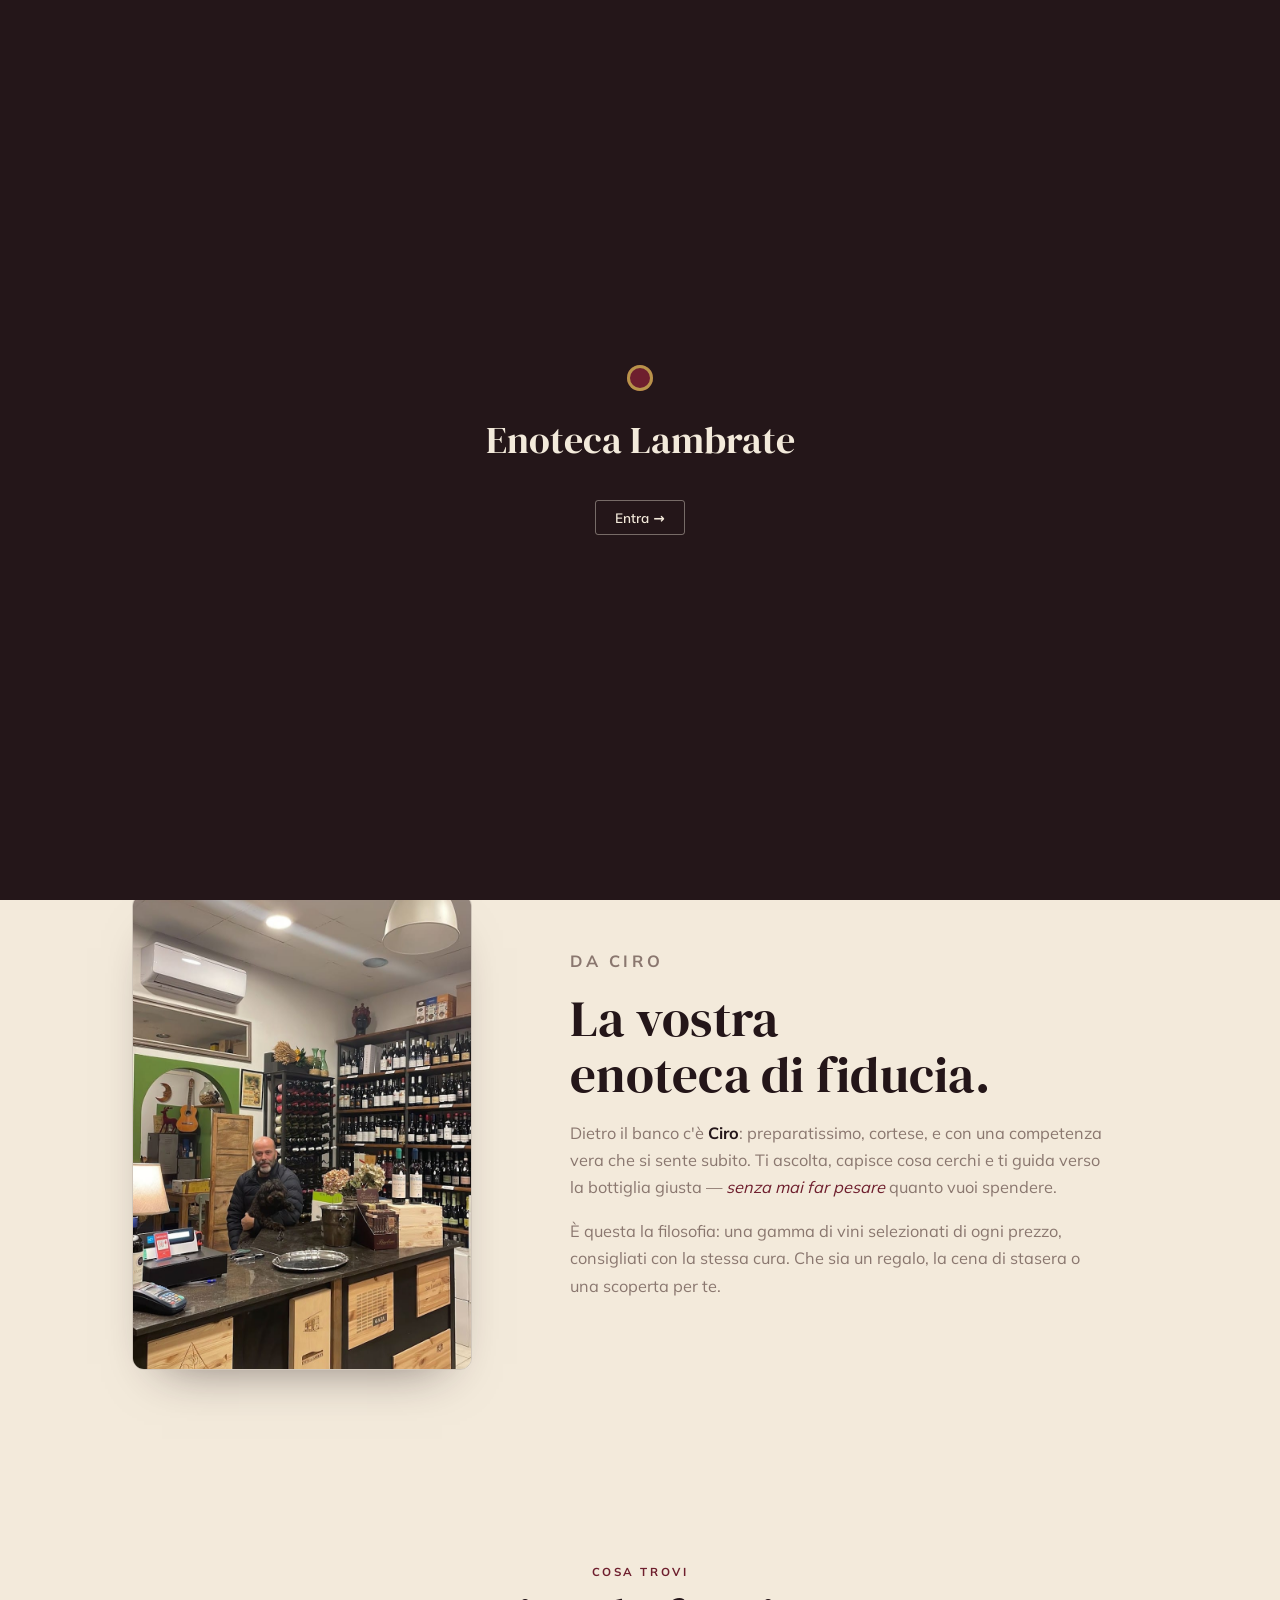
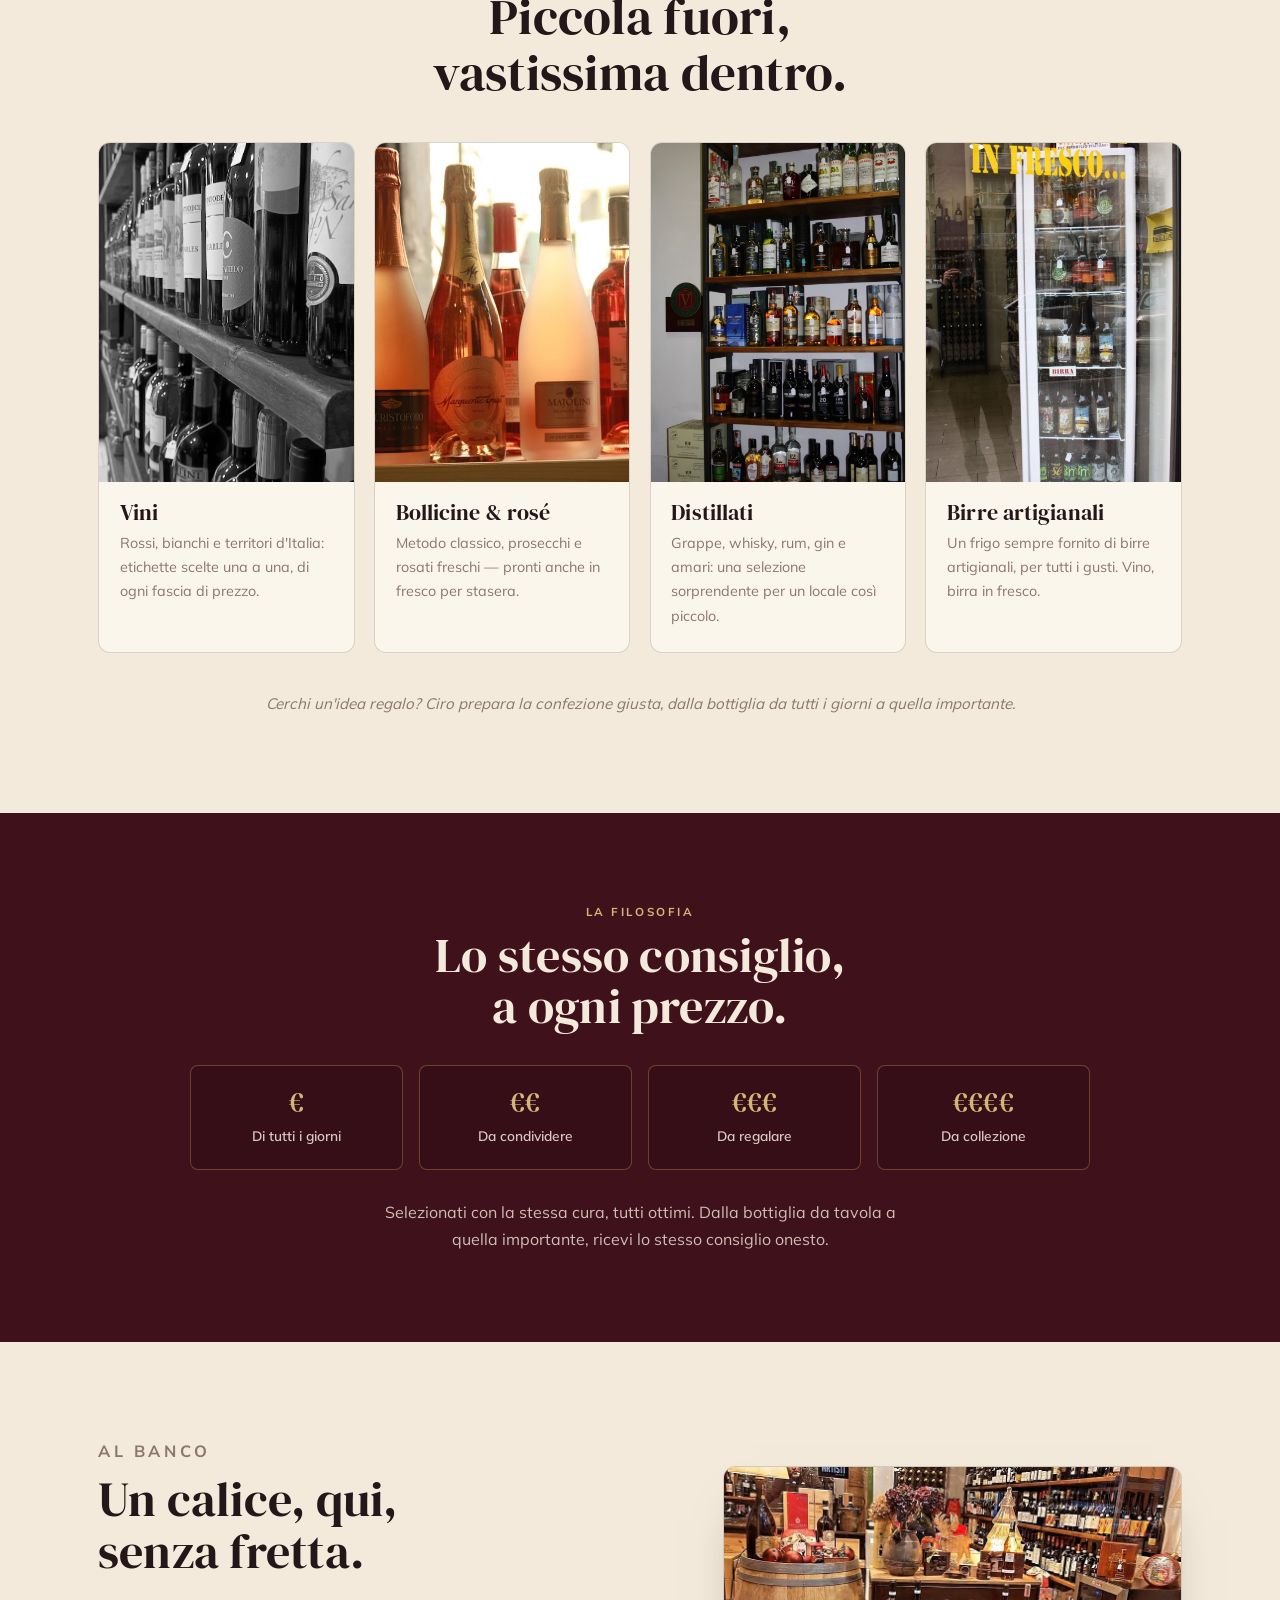
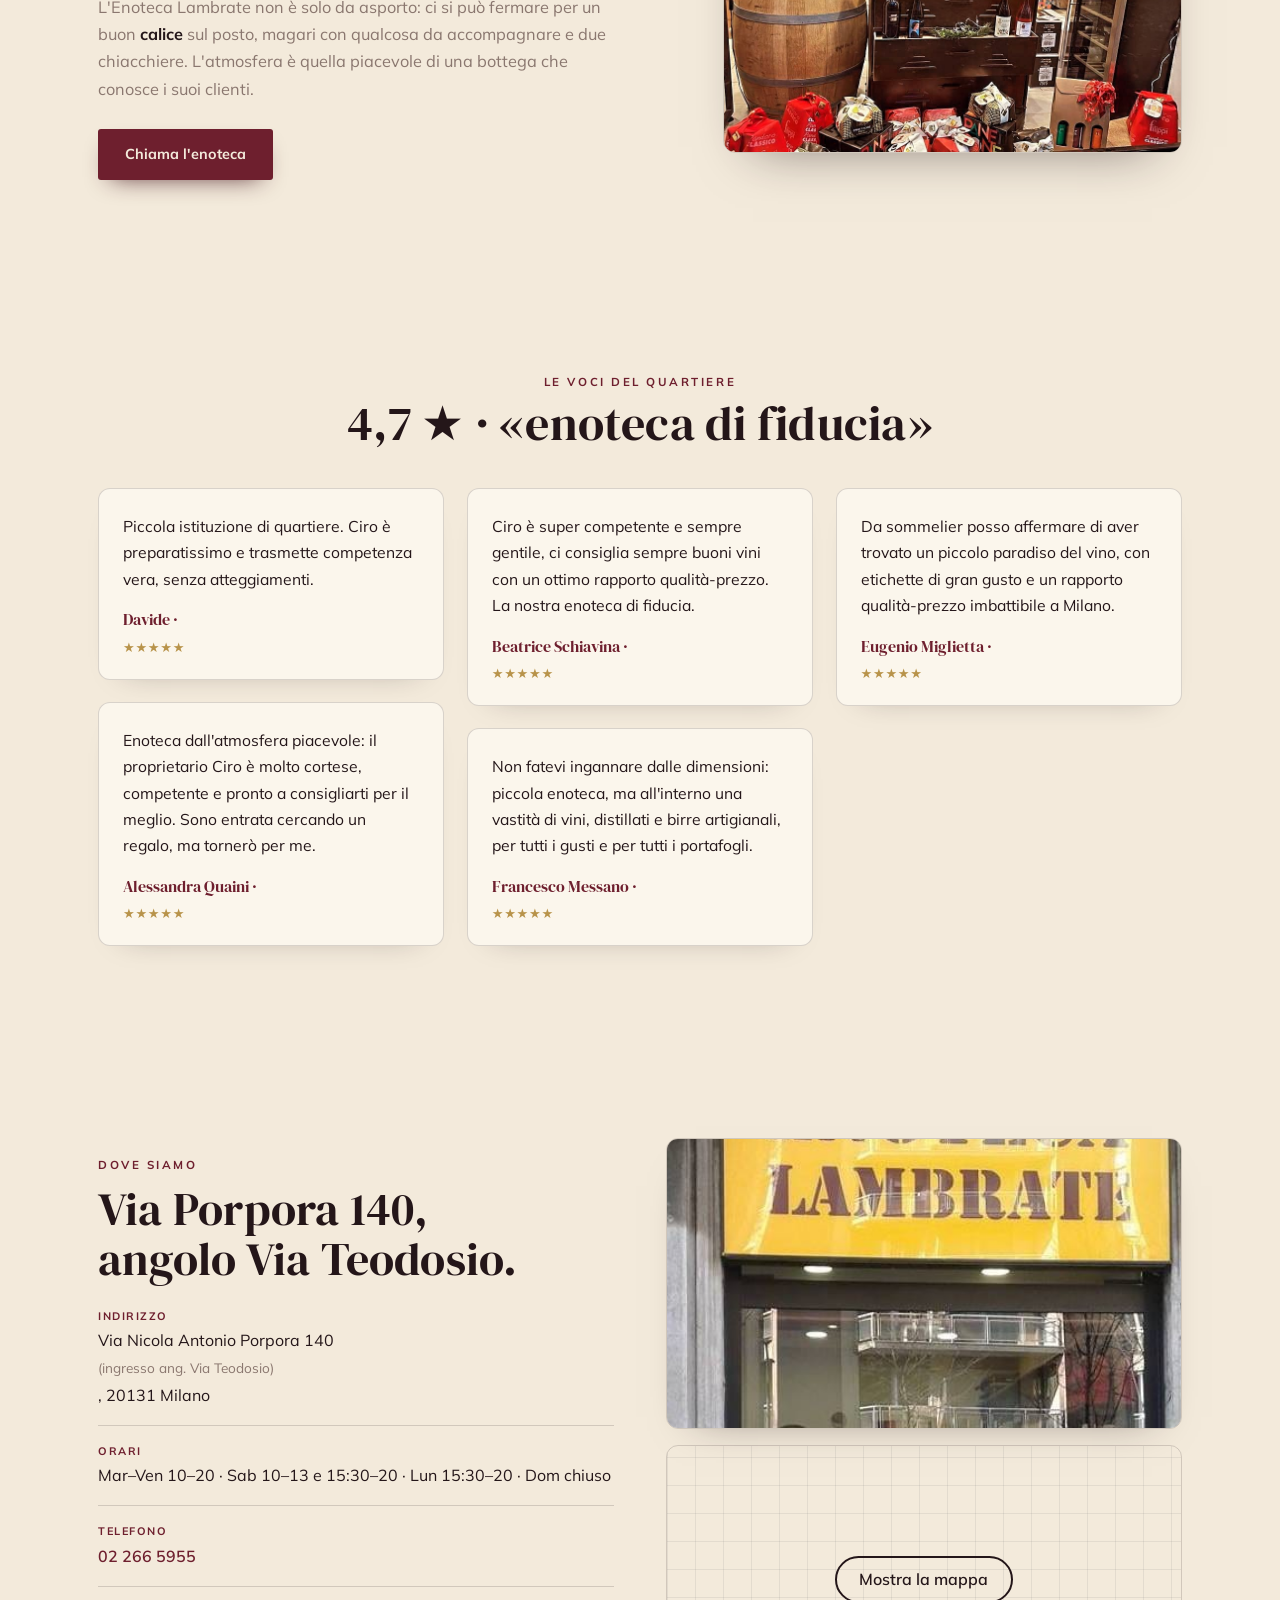
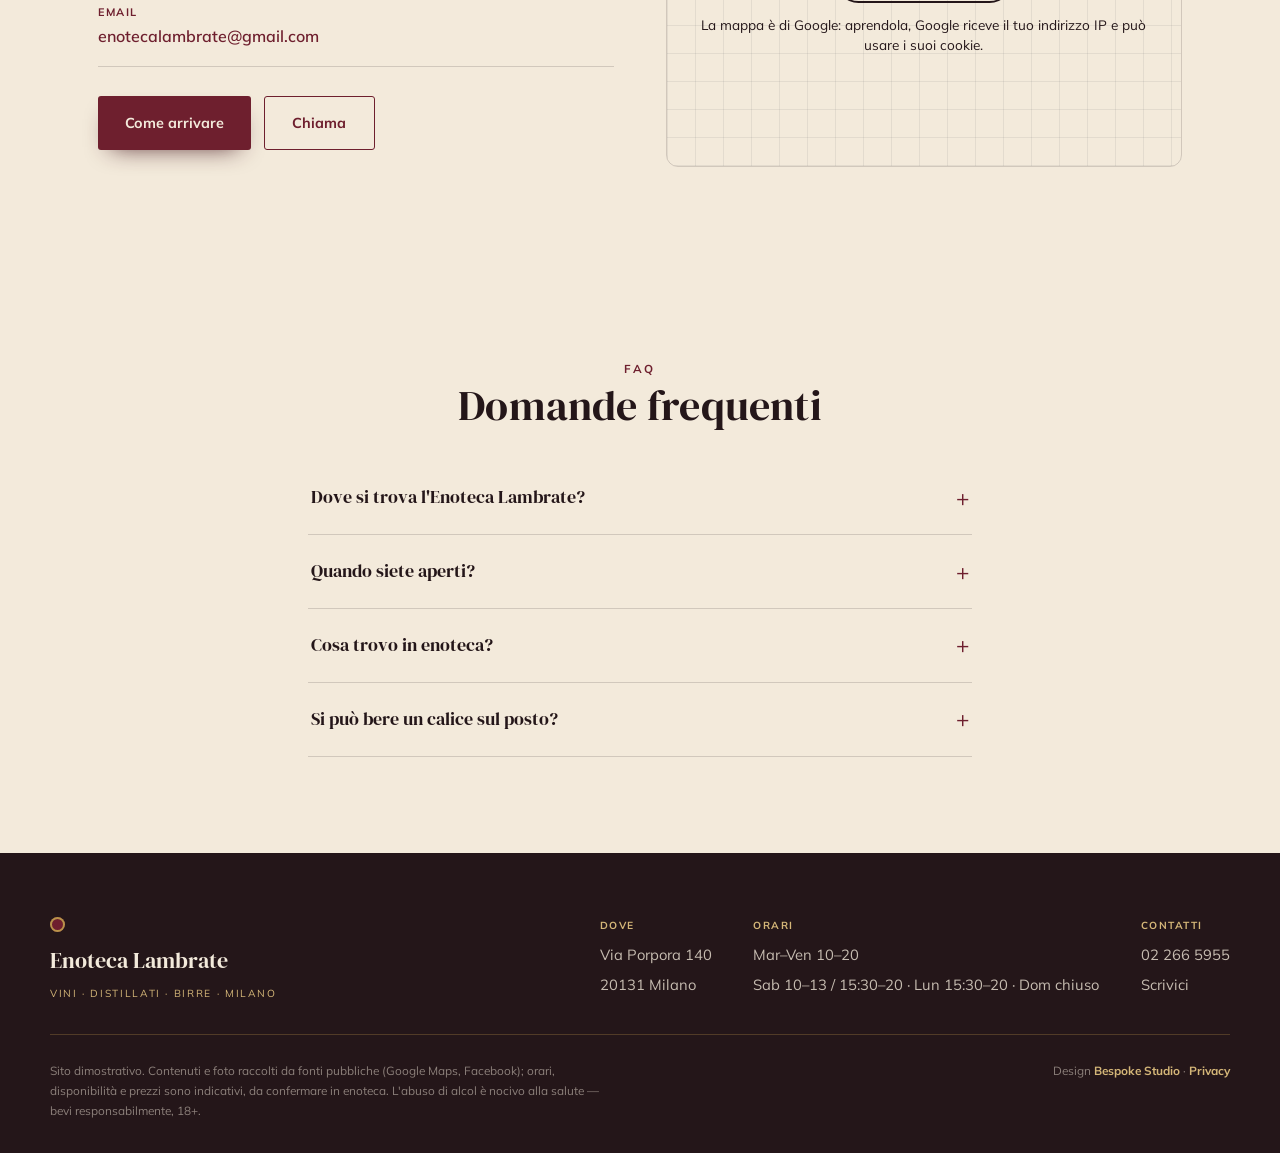
<file: index.html>
<!DOCTYPE html>
<html lang="it">
<head>
<meta charset="UTF-8" />
<meta name="viewport" content="width=device-width, initial-scale=1.0" />
<meta name="robots" content="noindex">
<title>Enoteca Lambrate — vini, distillati & birre a Milano · da Ciro</title>
<meta name="description" content="Enoteca Lambrate: la bottiglia giusta a ogni prezzo. In Via Porpora 140 (ang. Via Teodosio), Milano, da Ciro — vini selezionati, bollicine, distillati e birre artigianali, con il consiglio giusto. 4,7★." />
<link rel="canonical" href="https://rotenzark.github.io/enoteca-lambrate/" />
<meta name="theme-color" content="#241619" />
<meta property="og:type" content="business.business" />
<meta property="og:site_name" content="Enoteca Lambrate" />
<meta property="og:title" content="Enoteca Lambrate — vini, distillati & birre · da Ciro" />
<meta property="og:description" content="La bottiglia giusta, a ogni prezzo. Vini selezionati, bollicine, distillati e birre artigianali, con il consiglio di Ciro." />
<meta property="og:image" content="https://rotenzark.github.io/enoteca-lambrate/img/og-image.jpg" />
<meta property="og:url" content="https://rotenzark.github.io/enoteca-lambrate/" />
<meta property="og:locale" content="it_IT" />
<meta name="twitter:card" content="summary_large_image" />
<meta name="twitter:title" content="Enoteca Lambrate — Milano" />
<meta name="twitter:description" content="La bottiglia giusta, a ogni prezzo. Vini, distillati e birre, da Ciro." />
<meta name="twitter:image" content="https://rotenzark.github.io/enoteca-lambrate/img/og-image.jpg" />
<link rel="icon" href="img/favicon.svg" type="image/svg+xml" />
<link rel="icon" href="img/favicon-32.png" sizes="32x32" type="image/png" />
<link rel="apple-touch-icon" href="img/apple-touch-icon.png" />
<link rel="stylesheet" href="fonts/fonts.css?v=1">
<link rel="stylesheet" href="css/styles.css?v=1" />
<script type="application/ld+json">
{
  "@context": "https://schema.org",
  "@type": "LiquorStore",
  "name": "Enoteca Lambrate",
  "description": "Enoteca e wine bar a Milano: vini selezionati, bollicine, distillati e birre artigianali di ogni fascia di prezzo, con consulenza esperta. Consumazione sul posto.",
  "url": "https://rotenzark.github.io/enoteca-lambrate/",
  "telephone": "+39022665955",
  "priceRange": "€€",
  "image": "https://rotenzark.github.io/enoteca-lambrate/img/calice.jpg",
  "address": {
    "@type": "PostalAddress",
    "streetAddress": "Via Nicola Antonio Porpora 140",
    "addressLocality": "Milano",
    "postalCode": "20131",
    "addressCountry": "IT"
  },
  "geo": {
    "@type": "GeoCoordinates",
    "latitude": 45.485822,
    "longitude": 9.2297332
  },
  "openingHoursSpecification": [
    {
      "@type": "OpeningHoursSpecification",
      "dayOfWeek": [
        "Tuesday",
        "Wednesday",
        "Thursday",
        "Friday"
      ],
      "opens": "10:00",
      "closes": "20:00"
    },
    {
      "@type": "OpeningHoursSpecification",
      "dayOfWeek": "Saturday",
      "opens": "10:00",
      "closes": "13:00"
    },
    {
      "@type": "OpeningHoursSpecification",
      "dayOfWeek": "Saturday",
      "opens": "15:30",
      "closes": "20:00"
    },
    {
      "@type": "OpeningHoursSpecification",
      "dayOfWeek": "Monday",
      "opens": "15:30",
      "closes": "20:00"
    }
  ],
  "sameAs": [
    "https://www.facebook.com/EnotecaLambrate"
  ]
}
</script>
<script type="application/ld+json">
{
  "@context": "https://schema.org", "@type": "FAQPage",
  "mainEntity": [
    { "@type": "Question", "name": "Dove si trova l'Enoteca Lambrate?", "acceptedAnswer": { "@type": "Answer", "text": "In Via Nicola Antonio Porpora 140, ingresso all'angolo con Via Teodosio, a Milano (zona Lambrate / Città Studi)." } },
    { "@type": "Question", "name": "Quando siete aperti?", "acceptedAnswer": { "@type": "Answer", "text": "Da martedì a venerdì 10–20, sabato 10–13 e 15:30–20, lunedì 15:30–20. Domenica chiuso." } },
    { "@type": "Question", "name": "Cosa trovo in enoteca?", "acceptedAnswer": { "@type": "Answer", "text": "Vini selezionati di ogni fascia di prezzo, bollicine e rosé, distillati e birre artigianali. Perfetta per un regalo o per la bottiglia giusta di una cena." } },
    { "@type": "Question", "name": "Si può bere un calice sul posto?", "acceptedAnswer": { "@type": "Answer", "text": "Sì: è prevista la consumazione sul posto. Un buon calice e due chiacchiere, con il consiglio di Ciro." } }
  ]
}
</script>
</head>
<body>

<div id="intro" aria-hidden="true">
  <div class="intro-mark"><span class="intro-glass" aria-hidden="true"></span><p>Enoteca Lambrate</p></div>
  <button id="intro-skip" data-i18n="intro.skip">Entra →</button>
</div>

<header id="site-header">
  <a href="#top" class="brand" aria-label="Enoteca Lambrate — home">
    <span class="brand-glass" aria-hidden="true"></span>
    <span class="brand-txt"><b>Enoteca Lambrate</b><i data-i18n="brand.sub">Vini · Distillati · Birre</i></span>
  </a>
  <nav class="nav" aria-label="Navigazione">
    <a href="#ciro" data-i18n="nav.ciro">Da Ciro</a>
    <a href="#trovi" data-i18n="nav.trovi">Cosa trovi</a>
    <a href="#prezzo" data-i18n="nav.prezzo">A ogni prezzo</a>
    <a href="#banco" data-i18n="nav.banco">Al banco</a>
    <a href="#dove" data-i18n="nav.dove">Dove</a>
  </nav>
  <div class="head-actions">
    <div class="lang" role="group" aria-label="Lingua"><button data-lang="it" class="active">IT</button><span>/</span><button data-lang="en">EN</button></div>
    <a class="btn-book" href="tel:+39022665955"><span data-i18n="cta.call">Chiama</span></a>
    <button id="burger" aria-label="Menu" aria-expanded="false"><span></span><span></span><span></span></button>
  </div>
</header>

<!-- HERO -->
<section id="top" class="hero">
  <div class="hero-copy">
    <p class="hero-kicker reveal" data-i18n="hero.kicker">Enoteca · Vini · Distillati · Birre · Lambrate</p>
    <h1 class="hero-title reveal reveal-d1" data-i18n="hero.title">La bottiglia giusta,<br><em>a ogni prezzo.</em></h1>
    <p class="hero-sub reveal reveal-d2" data-i18n="hero.sub">Una piccola istituzione di quartiere in Via Porpora, angolo Via Teodosio. Vini selezionati di ogni fascia, bollicine, distillati e birre artigianali — con la competenza vera di Ciro, senza atteggiamenti.</p>
    <div class="hero-cta reveal reveal-d3">
      <a class="btn btn-solid" href="tel:+39022665955" data-i18n="hero.cta1">Chiedi a Ciro</a>
      <a class="btn btn-line" href="#trovi" data-i18n="hero.cta2">Cosa trovi</a>
    </div>
    <div class="hero-facts reveal reveal-d3">
      <span class="hf-live"><span id="live-dot"></span> <span id="live-text" data-i18n="hero.live">Controllo orari…</span></span>
      <span data-i18n="hero.f2">★ 4,7 · 117 recensioni</span>
    </div>
  </div>
  <div class="hero-media reveal reveal-d2">
    <figure class="hero-photo"><img src="img/calice.jpg" alt="Una bottiglia di vino rosso e un calice" width="999" height="1500" fetchpriority="high" /></figure>
  </div>
</section>

<!-- DA CIRO -->
<section id="ciro" class="section ciro">
  <figure class="ciro-photo reveal"><img src="img/ciro.jpg" alt="Ciro, il titolare, al banco dell'enoteca" width="844" height="1500" loading="lazy" /></figure>
  <div class="ciro-copy reveal">
    <p class="kicker" data-i18n="ciro.kicker">Da Ciro</p>
    <h2 data-i18n="ciro.h2">La vostra<br>enoteca di fiducia.</h2>
    <p data-i18n="ciro.p1">Dietro il banco c'è <b>Ciro</b>: preparatissimo, cortese, e con una competenza vera che si sente subito. Ti ascolta, capisce cosa cerchi e ti guida verso la bottiglia giusta — <em>senza mai far pesare</em> quanto vuoi spendere.</p>
    <p data-i18n="ciro.p2">È questa la filosofia: una gamma di vini selezionati di ogni prezzo, consigliati con la stessa cura. Che sia un regalo, la cena di stasera o una scoperta per te.</p>
  </div>
</section>

<!-- COSA TROVI -->
<section id="trovi" class="section trovi">
  <div class="trovi-head reveal"><p class="kicker" data-i18n="trovi.kicker">Cosa trovi</p><h2 data-i18n="trovi.h2">Piccola fuori,<br>vastissima dentro.</h2></div>
  <div class="trovi-grid">
    <article class="cat reveal">
      <figure><img src="img/parete.jpg" alt="La parete dei vini" width="675" height="1500" loading="lazy" /></figure>
      <div class="cat-txt"><h3 data-i18n="c.1t">Vini</h3><p data-i18n="c.1p">Rossi, bianchi e territori d'Italia: etichette scelte una a una, di ogni fascia di prezzo.</p></div>
    </article>
    <article class="cat reveal reveal-d1">
      <figure><img src="img/bolle.jpg" alt="Bollicine e rosé" width="1200" height="800" loading="lazy" /></figure>
      <div class="cat-txt"><h3 data-i18n="c.2t">Bollicine &amp; rosé</h3><p data-i18n="c.2p">Metodo classico, prosecchi e rosati freschi — pronti anche in fresco per stasera.</p></div>
    </article>
    <article class="cat reveal reveal-d2">
      <figure><img src="img/distillati.jpg" alt="Distillati e amari" width="1000" height="1500" loading="lazy" /></figure>
      <div class="cat-txt"><h3 data-i18n="c.3t">Distillati</h3><p data-i18n="c.3p">Grappe, whisky, rum, gin e amari: una selezione sorprendente per un locale così piccolo.</p></div>
    </article>
    <article class="cat reveal reveal-d3">
      <figure><img src="img/fresco.jpg" alt="Birre artigianali in fresco" width="999" height="1500" loading="lazy" /></figure>
      <div class="cat-txt"><h3 data-i18n="c.4t">Birre artigianali</h3><p data-i18n="c.4p">Un frigo sempre fornito di birre artigianali, per tutti i gusti. Vino, birra in fresco.</p></div>
    </article>
  </div>
  <p class="trovi-note" data-i18n="trovi.note">Cerchi un'idea regalo? Ciro prepara la confezione giusta, dalla bottiglia da tutti i giorni a quella importante.</p>
</section>

<!-- A OGNI PREZZO · signature -->
<section id="prezzo" class="prezzo">
  <div class="prezzo-inner reveal">
    <p class="kicker gold" data-i18n="prezzo.kicker">La filosofia</p>
    <h2 data-i18n="prezzo.h2">Lo stesso consiglio,<br>a ogni prezzo.</h2>
    <div class="ladder">
      <div class="rung"><span class="rung-p">€</span><span class="rung-l" data-i18n="prezzo.l1">Di tutti i giorni</span></div>
      <div class="rung"><span class="rung-p">€€</span><span class="rung-l" data-i18n="prezzo.l2">Da condividere</span></div>
      <div class="rung"><span class="rung-p">€€€</span><span class="rung-l" data-i18n="prezzo.l3">Da regalare</span></div>
      <div class="rung"><span class="rung-p">€€€€</span><span class="rung-l" data-i18n="prezzo.l4">Da collezione</span></div>
    </div>
    <p class="prezzo-note" data-i18n="prezzo.note">Selezionati con la stessa cura, tutti ottimi. Dalla bottiglia da tavola a quella importante, ricevi lo stesso consiglio onesto.</p>
  </div>
</section>

<!-- AL BANCO -->
<section id="banco" class="section banco">
  <div class="banco-copy reveal">
    <p class="kicker" data-i18n="banco.kicker">Al banco</p>
    <h2 data-i18n="banco.h2">Un calice, qui,<br>senza fretta.</h2>
    <p data-i18n="banco.p1">L'Enoteca Lambrate non è solo da asporto: ci si può fermare per un buon <b>calice</b> sul posto, magari con qualcosa da accompagnare e due chiacchiere. L'atmosfera è quella piacevole di una bottega che conosce i suoi clienti.</p>
    <div class="banco-cta">
      <a class="btn btn-solid" href="tel:+39022665955" data-i18n="banco.cta">Chiama l'enoteca</a>
    </div>
  </div>
  <figure class="banco-photo reveal"><img src="img/bottega.jpg" alt="L'interno dell'Enoteca Lambrate, botte e bottiglie" width="1024" height="576" loading="lazy" /></figure>
</section>

<!-- RECENSIONI -->
<section id="recensioni" class="section recensioni">
  <div class="rev-head reveal"><p class="kicker" data-i18n="rev.kicker">Le voci del quartiere</p><h2 data-i18n="rev.h2">4,7 ★ · «enoteca di fiducia»</h2></div>
  <div class="rev-grid">
    <blockquote class="rev reveal"><p lang="it">Piccola istituzione di quartiere. Ciro è preparatissimo e trasmette competenza vera, senza atteggiamenti.</p><cite>Davide · <span>★★★★★</span></cite></blockquote>
    <blockquote class="rev reveal reveal-d1"><p lang="it">Enoteca dall'atmosfera piacevole: il proprietario Ciro è molto cortese, competente e pronto a consigliarti per il meglio. Sono entrata cercando un regalo, ma tornerò per me.</p><cite>Alessandra Quaini · <span>★★★★★</span></cite></blockquote>
    <blockquote class="rev reveal reveal-d2"><p lang="it">Ciro è super competente e sempre gentile, ci consiglia sempre buoni vini con un ottimo rapporto qualità-prezzo. La nostra enoteca di fiducia.</p><cite>Beatrice Schiavina · <span>★★★★★</span></cite></blockquote>
    <blockquote class="rev reveal"><p lang="it">Non fatevi ingannare dalle dimensioni: piccola enoteca, ma all'interno una vastità di vini, distillati e birre artigianali, per tutti i gusti e per tutti i portafogli.</p><cite>Francesco Messano · <span>★★★★★</span></cite></blockquote>
    <blockquote class="rev reveal reveal-d1"><p lang="it">Da sommelier posso affermare di aver trovato un piccolo paradiso del vino, con etichette di gran gusto e un rapporto qualità-prezzo imbattibile a Milano.</p><cite>Eugenio Miglietta · <span>★★★★★</span></cite></blockquote>
  </div>
</section>

<!-- DOVE -->
<section id="dove" class="section dove">
  <div class="dove-grid">
    <div class="dove-info reveal">
      <p class="kicker" data-i18n="dove.kicker">Dove siamo</p>
      <h2 data-i18n="dove.h2">Via Porpora 140,<br>angolo Via Teodosio.</h2>
      <ul class="dove-list">
        <li><b data-i18n="dove.addr">Indirizzo</b> Via Nicola Antonio Porpora 140 <span class="dim" data-i18n="dove.addr2">(ingresso ang. Via Teodosio)</span>, 20131 Milano</li>
        <li><b data-i18n="dove.hours">Orari</b> <span data-i18n="dove.hoursv">Mar–Ven 10–20 · Sab 10–13 e 15:30–20 · Lun 15:30–20 · Dom chiuso</span></li>
        <li><b data-i18n="dove.phone">Telefono</b> <a href="tel:+39022665955">02 266 5955</a></li>
        <li><b>Email</b> <a href="mailto:enotecalambrate@gmail.com">enotecalambrate@gmail.com</a></li>
      </ul>
      <div class="dove-cta">
        <a class="btn btn-solid" href="https://www.google.com/maps/dir/?api=1&destination=Enoteca+Lambrate+Via+Porpora+140+Milano" target="_blank" rel="noopener" data-i18n="dove.route">Come arrivare</a>
        <a class="btn btn-line" href="tel:+39022665955" data-i18n="dove.call">Chiama</a>
      </div>
    </div>
    <div class="dove-side reveal">
      <figure class="dove-photo"><img src="img/insegna.jpg" alt="L'insegna gialla dell'Enoteca Lambrate" width="461" height="461" loading="lazy" /></figure>
      <div class="dove-map"><div class="mappa-clic" data-mappa-clic style="--mappa-h: 320px"><template><iframe title="Mappa Enoteca Lambrate" src="https://www.google.com/maps?q=Enoteca+Lambrate+Via+Porpora+140+Milano&output=embed" loading="lazy" referrerpolicy="no-referrer-when-downgrade"></iframe></template><div class="mappa-clic__velo"><a class="mappa-clic__btn" href="https://www.google.com/maps/dir/?api=1&destination=Enoteca+Lambrate+Via+Porpora+140+Milano" target="_blank" rel="noopener">Mostra la mappa</a><p class="mappa-clic__nota">La mappa è di Google: aprendola, Google riceve il tuo indirizzo IP e può usare i suoi cookie.</p></div></div></div>
    </div>
  </div>
</section>

<!-- FAQ -->
<section id="faq" class="section faq">
  <div class="faq-head reveal"><p class="kicker">FAQ</p><h2 data-i18n="faq.h2">Domande frequenti</h2></div>
  <div class="faq-list reveal">
    <details><summary data-i18n="faq.q1">Dove si trova l'Enoteca Lambrate?</summary><p data-i18n="faq.a1">In Via Nicola Antonio Porpora 140, ingresso all'angolo con Via Teodosio, a Milano (zona Lambrate / Città Studi).</p></details>
    <details><summary data-i18n="faq.q2">Quando siete aperti?</summary><p data-i18n="faq.a2">Da martedì a venerdì 10–20, sabato 10–13 e 15:30–20, lunedì 15:30–20. Domenica chiuso.</p></details>
    <details><summary data-i18n="faq.q3">Cosa trovo in enoteca?</summary><p data-i18n="faq.a3">Vini selezionati di ogni fascia di prezzo, bollicine e rosé, distillati e birre artigianali. Perfetta per un regalo o per la bottiglia giusta di una cena.</p></details>
    <details><summary data-i18n="faq.q4">Si può bere un calice sul posto?</summary><p data-i18n="faq.a4">Sì: è prevista la consumazione sul posto. Un buon calice e due chiacchiere, con il consiglio di Ciro.</p></details>
  </div>
</section>

<footer id="site-footer">
  <div class="foot-main">
    <div class="foot-brand"><span class="brand-glass" aria-hidden="true"></span><b>Enoteca Lambrate</b><i data-i18n="foot.sub">Vini · Distillati · Birre · Milano</i></div>
    <div class="foot-cols">
      <div><b data-i18n="foot.where">Dove</b><span>Via Porpora 140</span><span>20131 Milano</span></div>
      <div><b data-i18n="foot.hours">Orari</b><span>Mar–Ven 10–20</span><span data-i18n="foot.hours2">Sab 10–13 / 15:30–20 · Lun 15:30–20 · Dom chiuso</span></div>
      <div><b data-i18n="foot.contact">Contatti</b><a href="tel:+39022665955">02 266 5955</a><a href="mailto:enotecalambrate@gmail.com">Scrivici</a></div>
    </div>
  </div>
  <div class="foot-bottom">
    <p data-i18n="foot.disclaimer">Sito dimostrativo. Contenuti e foto raccolti da fonti pubbliche (Google Maps, Facebook); orari, disponibilità e prezzi sono indicativi, da confermare in enoteca. L'abuso di alcol è nocivo alla salute — bevi responsabilmente, 18+.</p>
    <p class="foot-credit">Design <a href="https://bespokestud.io" target="_blank" rel="noopener">Bespoke Studio</a> · <a href="privacy.html">Privacy</a></p>
  </div>
</footer>

<nav class="action-bar" aria-label="Azioni rapide">
  <a href="tel:+39022665955"><span data-i18n="ab.call">Chiama</span></a>
  <a href="#trovi"><span data-i18n="ab.trovi">Cosa trovi</span></a>
  <a href="https://www.google.com/maps/dir/?api=1&destination=Enoteca+Lambrate+Via+Porpora+140+Milano" target="_blank" rel="noopener"><span data-i18n="ab.route">Indicazioni</span></a>
</nav>

<script src="js/main.js?v=1"></script>
<script src="js/mappa-clic.js?v=1" defer></script>
</body>
</html>
</file>
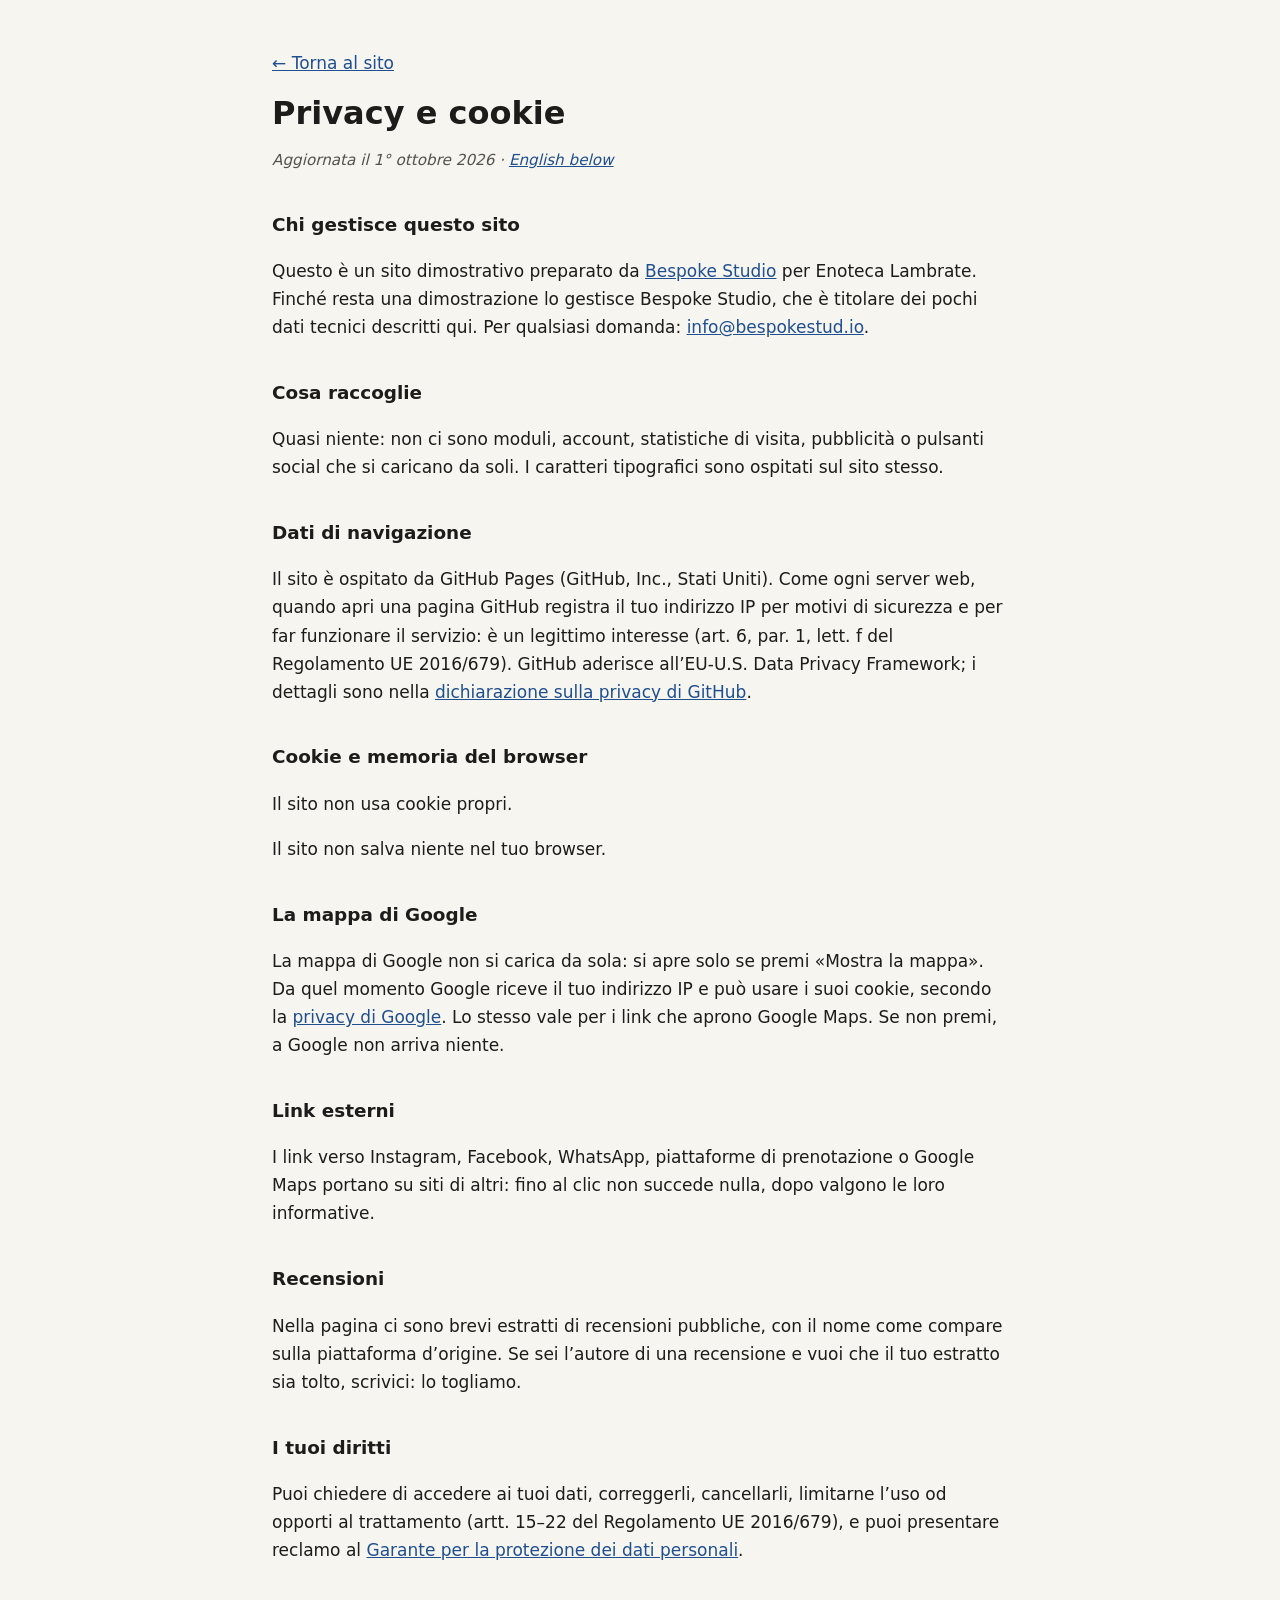
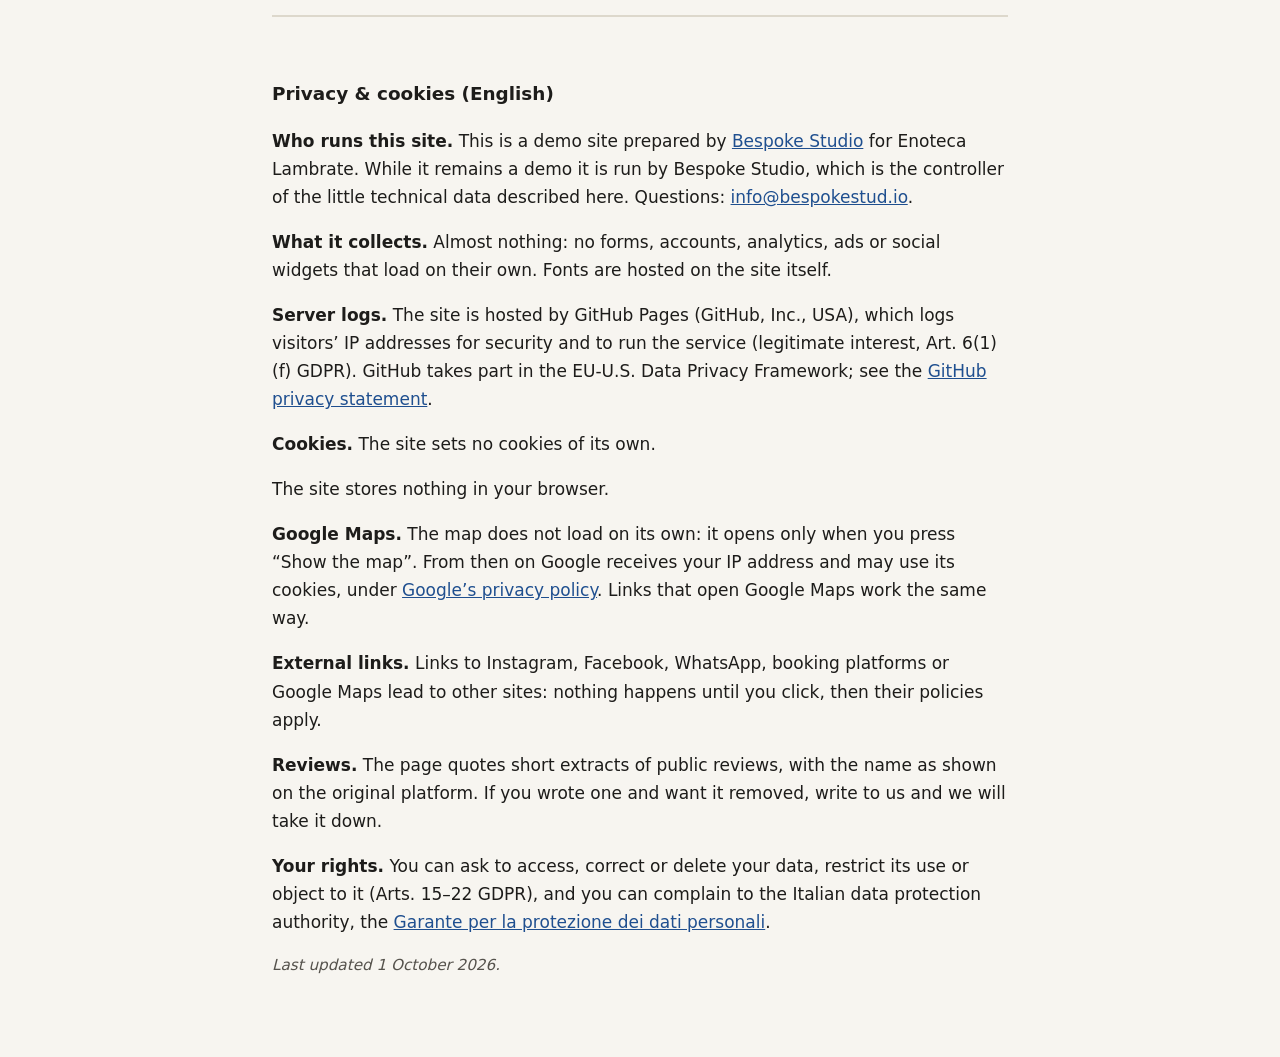
<file: privacy.html>
<!DOCTYPE html>
<html lang="it">
<head>
  <meta charset="UTF-8">
  <meta name="viewport" content="width=device-width, initial-scale=1.0">
  <meta name="robots" content="noindex">
  <title>Privacy e cookie · Enoteca Lambrate</title>
  <meta name="description" content="Informativa privacy e cookie del sito Enoteca Lambrate.">
  <style>
    body { margin: 0; background: #f7f5f0; color: #1d1c1a; font: 17px/1.65 system-ui, -apple-system, "Segoe UI", Roboto, sans-serif; }
    main { max-width: 46rem; margin: 0 auto; padding: 32px 20px 64px; }
    h1 { font-size: 2rem; line-height: 1.2; margin: 0.4em 0 0.2em; }
    h2 { font-size: 1.15rem; margin: 2em 0 0.4em; }
    a { color: #1f4f8f; }
    .data { color: #55524c; font-style: italic; font-size: 0.95rem; }
    .en { margin-top: 3em; padding-top: 1.5em; border-top: 2px solid #ddd8cc; }
    code { font-size: 0.9em; background: #ebe7dc; padding: 0 4px; border-radius: 3px; }
  </style>
</head>
<body>
<main>
  <p><a href="index.html">← Torna al sito</a></p>
  <h1>Privacy e cookie</h1>
  <p class="data">Aggiornata il 1° ottobre 2026 · <a href="#english" lang="en">English below</a></p>
  <h2>Chi gestisce questo sito</h2>
  <p>Questo è un sito dimostrativo preparato da <a href="https://bespokestud.io" rel="noopener">Bespoke Studio</a> per Enoteca Lambrate. Finché resta una dimostrazione lo gestisce Bespoke Studio, che è titolare dei pochi dati tecnici descritti qui. Per qualsiasi domanda: <a href="mailto:info@bespokestud.io">info@bespokestud.io</a>.</p>
  <h2>Cosa raccoglie</h2>
  <p>Quasi niente: non ci sono moduli, account, statistiche di visita, pubblicità o pulsanti social che si caricano da soli. I caratteri tipografici sono ospitati sul sito stesso.</p>
  <h2>Dati di navigazione</h2>
  <p>Il sito è ospitato da GitHub Pages (GitHub, Inc., Stati Uniti). Come ogni server web, quando apri una pagina GitHub registra il tuo indirizzo IP per motivi di sicurezza e per far funzionare il servizio: è un legittimo interesse (art. 6, par. 1, lett. f del Regolamento UE 2016/679). GitHub aderisce all’EU-U.S. Data Privacy Framework; i dettagli sono nella <a href="https://docs.github.com/site-policy/privacy-policies/github-general-privacy-statement" rel="noopener">dichiarazione sulla privacy di GitHub</a>.</p>
  
  <h2>Cookie e memoria del browser</h2>
  <p>Il sito non usa cookie propri.</p>
  <p>Il sito non salva niente nel tuo browser.</p>
  <h2>La mappa di Google</h2>
  <p>La mappa di Google non si carica da sola: si apre solo se premi «Mostra la mappa». Da quel momento Google riceve il tuo indirizzo IP e può usare i suoi cookie, secondo la <a href="https://policies.google.com/privacy?hl=it" rel="noopener">privacy di Google</a>. Lo stesso vale per i link che aprono Google Maps. Se non premi, a Google non arriva niente.</p>
  <h2>Link esterni</h2>
  <p>I link verso Instagram, Facebook, WhatsApp, piattaforme di prenotazione o Google Maps portano su siti di altri: fino al clic non succede nulla, dopo valgono le loro informative.</p>
  <h2>Recensioni</h2>
  <p>Nella pagina ci sono brevi estratti di recensioni pubbliche, con il nome come compare sulla piattaforma d’origine. Se sei l’autore di una recensione e vuoi che il tuo estratto sia tolto, scrivici: lo togliamo.</p>
  <h2>I tuoi diritti</h2>
  <p>Puoi chiedere di accedere ai tuoi dati, correggerli, cancellarli, limitarne l’uso od opporti al trattamento (artt. 15–22 del Regolamento UE 2016/679), e puoi presentare reclamo al <a href="https://www.garanteprivacy.it" rel="noopener">Garante per la protezione dei dati personali</a>.</p>
  <div class="en" id="english" lang="en">
    <h2>Privacy &amp; cookies (English)</h2>
    <p><strong>Who runs this site.</strong> This is a demo site prepared by <a href="https://bespokestud.io" rel="noopener">Bespoke Studio</a> for Enoteca Lambrate. While it remains a demo it is run by Bespoke Studio, which is the controller of the little technical data described here. Questions: <a href="mailto:info@bespokestud.io">info@bespokestud.io</a>.</p>
    <p><strong>What it collects.</strong> Almost nothing: no forms, accounts, analytics, ads or social widgets that load on their own. Fonts are hosted on the site itself.</p>
    <p><strong>Server logs.</strong> The site is hosted by GitHub Pages (GitHub, Inc., USA), which logs visitors’ IP addresses for security and to run the service (legitimate interest, Art. 6(1)(f) GDPR). GitHub takes part in the EU-U.S. Data Privacy Framework; see the <a href="https://docs.github.com/site-policy/privacy-policies/github-general-privacy-statement" rel="noopener">GitHub privacy statement</a>.</p>
    
    <p><strong>Cookies.</strong> The site sets no cookies of its own.</p>
    <p>The site stores nothing in your browser.</p>
    <p><strong>Google Maps.</strong> The map does not load on its own: it opens only when you press “Show the map”. From then on Google receives your IP address and may use its cookies, under <a href="https://policies.google.com/privacy?hl=en" rel="noopener">Google’s privacy policy</a>. Links that open Google Maps work the same way.</p>
    <p><strong>External links.</strong> Links to Instagram, Facebook, WhatsApp, booking platforms or Google Maps lead to other sites: nothing happens until you click, then their policies apply.</p>
    <p><strong>Reviews.</strong> The page quotes short extracts of public reviews, with the name as shown on the original platform. If you wrote one and want it removed, write to us and we will take it down.</p>
    <p><strong>Your rights.</strong> You can ask to access, correct or delete your data, restrict its use or object to it (Arts. 15–22 GDPR), and you can complain to the Italian data protection authority, the <a href="https://www.garanteprivacy.it" rel="noopener">Garante per la protezione dei dati personali</a>.</p>
    <p class="data">Last updated 1 October 2026.</p>
  </div>
</main>
</body>
</html>
</file>
<file: fonts/fonts.css>
/* Caratteri ospitati sul sito: nessuna richiesta a Google Fonts o Fontshare (giro privacy 1/10/2026). Licenze in LICENSE.txt. */
/* latin-ext */
@font-face {
  font-family: 'DM Serif Display';
  font-style: italic;
  font-weight: 400;
  font-display: swap;
  src: url(dmserifdisplay-v17--nFhOHM81r4j6k0gjAW3mujVU2B2G_VB3vD212k.woff2) format('woff2');
  unicode-range: U+0100-02BA, U+02BD-02C5, U+02C7-02CC, U+02CE-02D7, U+02DD-02FF, U+0304, U+0308, U+0329, U+1D00-1DBF, U+1E00-1E9F, U+1EF2-1EFF, U+2020, U+20A0-20AB, U+20AD-20C0, U+2113, U+2C60-2C7F, U+A720-A7FF;
}
/* latin */
@font-face {
  font-family: 'DM Serif Display';
  font-style: italic;
  font-weight: 400;
  font-display: swap;
  src: url(dmserifdisplay-v17--nFhOHM81r4j6k0gjAW3mujVU2B2G_VB0PD2.woff2) format('woff2');
  unicode-range: U+0000-00FF, U+0131, U+0152-0153, U+02BB-02BC, U+02C6, U+02DA, U+02DC, U+0304, U+0308, U+0329, U+2000-206F, U+20AC, U+2122, U+2191, U+2193, U+2212, U+2215, U+FEFF, U+FFFD;
}
/* latin-ext */
@font-face {
  font-family: 'DM Serif Display';
  font-style: normal;
  font-weight: 400;
  font-display: swap;
  src: url(dmserifdisplay-v17--nFnOHM81r4j6k0gjAW3mujVU2B2G_5x0ujy.woff2) format('woff2');
  unicode-range: U+0100-02BA, U+02BD-02C5, U+02C7-02CC, U+02CE-02D7, U+02DD-02FF, U+0304, U+0308, U+0329, U+1D00-1DBF, U+1E00-1E9F, U+1EF2-1EFF, U+2020, U+20A0-20AB, U+20AD-20C0, U+2113, U+2C60-2C7F, U+A720-A7FF;
}
/* latin */
@font-face {
  font-family: 'DM Serif Display';
  font-style: normal;
  font-weight: 400;
  font-display: swap;
  src: url(dmserifdisplay-v17--nFnOHM81r4j6k0gjAW3mujVU2B2G_Bx0g.woff2) format('woff2');
  unicode-range: U+0000-00FF, U+0131, U+0152-0153, U+02BB-02BC, U+02C6, U+02DA, U+02DC, U+0304, U+0308, U+0329, U+2000-206F, U+20AC, U+2122, U+2191, U+2193, U+2212, U+2215, U+FEFF, U+FFFD;
}
/* cyrillic-ext */
@font-face {
  font-family: 'Mulish';
  font-style: normal;
  font-weight: 400;
  font-display: swap;
  src: url(mulish-v18-1Ptvg83HX_SGhgqk0gotcqA.woff2) format('woff2');
  unicode-range: U+0460-052F, U+1C80-1C8A, U+20B4, U+2DE0-2DFF, U+A640-A69F, U+FE2E-FE2F;
}
/* cyrillic */
@font-face {
  font-family: 'Mulish';
  font-style: normal;
  font-weight: 400;
  font-display: swap;
  src: url(mulish-v18-1Ptvg83HX_SGhgqk2wotcqA.woff2) format('woff2');
  unicode-range: U+0301, U+0400-045F, U+0490-0491, U+04B0-04B1, U+2116;
}
/* vietnamese */
@font-face {
  font-family: 'Mulish';
  font-style: normal;
  font-weight: 400;
  font-display: swap;
  src: url(mulish-v18-1Ptvg83HX_SGhgqk0AotcqA.woff2) format('woff2');
  unicode-range: U+0102-0103, U+0110-0111, U+0128-0129, U+0168-0169, U+01A0-01A1, U+01AF-01B0, U+0300-0301, U+0303-0304, U+0308-0309, U+0323, U+0329, U+1EA0-1EF9, U+20AB;
}
/* latin-ext */
@font-face {
  font-family: 'Mulish';
  font-style: normal;
  font-weight: 400;
  font-display: swap;
  src: url(mulish-v18-1Ptvg83HX_SGhgqk0QotcqA.woff2) format('woff2');
  unicode-range: U+0100-02BA, U+02BD-02C5, U+02C7-02CC, U+02CE-02D7, U+02DD-02FF, U+0304, U+0308, U+0329, U+1D00-1DBF, U+1E00-1E9F, U+1EF2-1EFF, U+2020, U+20A0-20AB, U+20AD-20C0, U+2113, U+2C60-2C7F, U+A720-A7FF;
}
/* latin */
@font-face {
  font-family: 'Mulish';
  font-style: normal;
  font-weight: 400;
  font-display: swap;
  src: url(mulish-v18-1Ptvg83HX_SGhgqk3wot.woff2) format('woff2');
  unicode-range: U+0000-00FF, U+0131, U+0152-0153, U+02BB-02BC, U+02C6, U+02DA, U+02DC, U+0304, U+0308, U+0329, U+2000-206F, U+20AC, U+2122, U+2191, U+2193, U+2212, U+2215, U+FEFF, U+FFFD;
}
/* cyrillic-ext */
@font-face {
  font-family: 'Mulish';
  font-style: normal;
  font-weight: 500;
  font-display: swap;
  src: url(mulish-v18-1Ptvg83HX_SGhgqk0gotcqA.woff2) format('woff2');
  unicode-range: U+0460-052F, U+1C80-1C8A, U+20B4, U+2DE0-2DFF, U+A640-A69F, U+FE2E-FE2F;
}
/* cyrillic */
@font-face {
  font-family: 'Mulish';
  font-style: normal;
  font-weight: 500;
  font-display: swap;
  src: url(mulish-v18-1Ptvg83HX_SGhgqk2wotcqA.woff2) format('woff2');
  unicode-range: U+0301, U+0400-045F, U+0490-0491, U+04B0-04B1, U+2116;
}
/* vietnamese */
@font-face {
  font-family: 'Mulish';
  font-style: normal;
  font-weight: 500;
  font-display: swap;
  src: url(mulish-v18-1Ptvg83HX_SGhgqk0AotcqA.woff2) format('woff2');
  unicode-range: U+0102-0103, U+0110-0111, U+0128-0129, U+0168-0169, U+01A0-01A1, U+01AF-01B0, U+0300-0301, U+0303-0304, U+0308-0309, U+0323, U+0329, U+1EA0-1EF9, U+20AB;
}
/* latin-ext */
@font-face {
  font-family: 'Mulish';
  font-style: normal;
  font-weight: 500;
  font-display: swap;
  src: url(mulish-v18-1Ptvg83HX_SGhgqk0QotcqA.woff2) format('woff2');
  unicode-range: U+0100-02BA, U+02BD-02C5, U+02C7-02CC, U+02CE-02D7, U+02DD-02FF, U+0304, U+0308, U+0329, U+1D00-1DBF, U+1E00-1E9F, U+1EF2-1EFF, U+2020, U+20A0-20AB, U+20AD-20C0, U+2113, U+2C60-2C7F, U+A720-A7FF;
}
/* latin */
@font-face {
  font-family: 'Mulish';
  font-style: normal;
  font-weight: 500;
  font-display: swap;
  src: url(mulish-v18-1Ptvg83HX_SGhgqk3wot.woff2) format('woff2');
  unicode-range: U+0000-00FF, U+0131, U+0152-0153, U+02BB-02BC, U+02C6, U+02DA, U+02DC, U+0304, U+0308, U+0329, U+2000-206F, U+20AC, U+2122, U+2191, U+2193, U+2212, U+2215, U+FEFF, U+FFFD;
}
/* cyrillic-ext */
@font-face {
  font-family: 'Mulish';
  font-style: normal;
  font-weight: 600;
  font-display: swap;
  src: url(mulish-v18-1Ptvg83HX_SGhgqk0gotcqA.woff2) format('woff2');
  unicode-range: U+0460-052F, U+1C80-1C8A, U+20B4, U+2DE0-2DFF, U+A640-A69F, U+FE2E-FE2F;
}
/* cyrillic */
@font-face {
  font-family: 'Mulish';
  font-style: normal;
  font-weight: 600;
  font-display: swap;
  src: url(mulish-v18-1Ptvg83HX_SGhgqk2wotcqA.woff2) format('woff2');
  unicode-range: U+0301, U+0400-045F, U+0490-0491, U+04B0-04B1, U+2116;
}
/* vietnamese */
@font-face {
  font-family: 'Mulish';
  font-style: normal;
  font-weight: 600;
  font-display: swap;
  src: url(mulish-v18-1Ptvg83HX_SGhgqk0AotcqA.woff2) format('woff2');
  unicode-range: U+0102-0103, U+0110-0111, U+0128-0129, U+0168-0169, U+01A0-01A1, U+01AF-01B0, U+0300-0301, U+0303-0304, U+0308-0309, U+0323, U+0329, U+1EA0-1EF9, U+20AB;
}
/* latin-ext */
@font-face {
  font-family: 'Mulish';
  font-style: normal;
  font-weight: 600;
  font-display: swap;
  src: url(mulish-v18-1Ptvg83HX_SGhgqk0QotcqA.woff2) format('woff2');
  unicode-range: U+0100-02BA, U+02BD-02C5, U+02C7-02CC, U+02CE-02D7, U+02DD-02FF, U+0304, U+0308, U+0329, U+1D00-1DBF, U+1E00-1E9F, U+1EF2-1EFF, U+2020, U+20A0-20AB, U+20AD-20C0, U+2113, U+2C60-2C7F, U+A720-A7FF;
}
/* latin */
@font-face {
  font-family: 'Mulish';
  font-style: normal;
  font-weight: 600;
  font-display: swap;
  src: url(mulish-v18-1Ptvg83HX_SGhgqk3wot.woff2) format('woff2');
  unicode-range: U+0000-00FF, U+0131, U+0152-0153, U+02BB-02BC, U+02C6, U+02DA, U+02DC, U+0304, U+0308, U+0329, U+2000-206F, U+20AC, U+2122, U+2191, U+2193, U+2212, U+2215, U+FEFF, U+FFFD;
}
/* cyrillic-ext */
@font-face {
  font-family: 'Mulish';
  font-style: normal;
  font-weight: 700;
  font-display: swap;
  src: url(mulish-v18-1Ptvg83HX_SGhgqk0gotcqA.woff2) format('woff2');
  unicode-range: U+0460-052F, U+1C80-1C8A, U+20B4, U+2DE0-2DFF, U+A640-A69F, U+FE2E-FE2F;
}
/* cyrillic */
@font-face {
  font-family: 'Mulish';
  font-style: normal;
  font-weight: 700;
  font-display: swap;
  src: url(mulish-v18-1Ptvg83HX_SGhgqk2wotcqA.woff2) format('woff2');
  unicode-range: U+0301, U+0400-045F, U+0490-0491, U+04B0-04B1, U+2116;
}
/* vietnamese */
@font-face {
  font-family: 'Mulish';
  font-style: normal;
  font-weight: 700;
  font-display: swap;
  src: url(mulish-v18-1Ptvg83HX_SGhgqk0AotcqA.woff2) format('woff2');
  unicode-range: U+0102-0103, U+0110-0111, U+0128-0129, U+0168-0169, U+01A0-01A1, U+01AF-01B0, U+0300-0301, U+0303-0304, U+0308-0309, U+0323, U+0329, U+1EA0-1EF9, U+20AB;
}
/* latin-ext */
@font-face {
  font-family: 'Mulish';
  font-style: normal;
  font-weight: 700;
  font-display: swap;
  src: url(mulish-v18-1Ptvg83HX_SGhgqk0QotcqA.woff2) format('woff2');
  unicode-range: U+0100-02BA, U+02BD-02C5, U+02C7-02CC, U+02CE-02D7, U+02DD-02FF, U+0304, U+0308, U+0329, U+1D00-1DBF, U+1E00-1E9F, U+1EF2-1EFF, U+2020, U+20A0-20AB, U+20AD-20C0, U+2113, U+2C60-2C7F, U+A720-A7FF;
}
/* latin */
@font-face {
  font-family: 'Mulish';
  font-style: normal;
  font-weight: 700;
  font-display: swap;
  src: url(mulish-v18-1Ptvg83HX_SGhgqk3wot.woff2) format('woff2');
  unicode-range: U+0000-00FF, U+0131, U+0152-0153, U+02BB-02BC, U+02C6, U+02DA, U+02DC, U+0304, U+0308, U+0329, U+2000-206F, U+20AC, U+2122, U+2191, U+2193, U+2212, U+2215, U+FEFF, U+FFFD;
}
</file>
<file: css/styles.css>
/* ===== ENOTECA LAMBRATE · styles.css ===== */
:root{
  --cream:#F3EADB; --cream2:#E8DCC7; --paper:#FBF6EC;
  --ink:#241619; --ink2:#3A2429;
  --wine:#6E1F2E; --wine-deep:#3F111B;
  --gold:#B8934A; --gold-soft:#D4B678;
  --muted:#8A776F; --line:rgba(36,22,25,.16);
  --disp:'DM Serif Display',Georgia,'Times New Roman',serif;
  --sans:'Mulish',system-ui,-apple-system,sans-serif;
  --wrap:1180px;
}
*{margin:0;padding:0;box-sizing:border-box}
html{scroll-behavior:smooth;overflow-x:clip;-webkit-text-size-adjust:100%}
body{font-family:var(--sans);background:var(--cream);color:var(--ink);line-height:1.68;-webkit-font-smoothing:antialiased;overflow-x:clip}
img{max-width:100%;display:block}
a{color:inherit;text-decoration:none}
h1,h2,h3{font-family:var(--disp);font-weight:400;line-height:1.08;letter-spacing:.005em}
em{font-style:italic}
.section{padding:clamp(3.4rem,7.5vw,6.6rem) clamp(1.15rem,5vw,3rem);max-width:var(--wrap);margin:0 auto;overflow-x:clip}
.kicker{font-family:var(--sans);font-size:.72rem;font-weight:700;letter-spacing:.22em;text-transform:uppercase;color:var(--wine)}
.kicker.gold{color:var(--gold-soft)}

/* wine-drop mark */
.brand-glass{width:15px;height:15px;border-radius:50%;flex:none;background:var(--wine);box-shadow:inset 0 0 0 2px var(--gold)}

/* buttons */
.btn{display:inline-flex;align-items:center;gap:.5rem;font-family:var(--sans);font-weight:700;font-size:.9rem;padding:.85rem 1.7rem;border-radius:3px;transition:transform .18s,background .18s,color .18s,box-shadow .18s;cursor:pointer;white-space:nowrap}
.btn-solid{background:var(--wine);color:var(--cream);box-shadow:0 10px 24px -13px rgba(63,17,27,.9)}
.btn-solid:hover{background:var(--wine-deep);transform:translateY(-2px)}
.btn-line{border:1.5px solid currentColor;color:var(--wine)}
.btn-line:hover{background:var(--wine);color:var(--cream);border-color:var(--wine);transform:translateY(-2px)}

/* ===== INTRO ===== */
#intro{position:fixed;inset:0;z-index:120;background:var(--ink);display:flex;flex-direction:column;align-items:center;justify-content:center;gap:1.4rem;transition:opacity .7s ease,visibility .7s}
#intro.done{opacity:0;visibility:hidden}
.intro-mark{display:flex;flex-direction:column;align-items:center;gap:1.1rem}
.intro-glass{width:26px;height:26px;border-radius:50%;background:var(--wine);box-shadow:inset 0 0 0 3px var(--gold);animation:pop .7s ease both}
.intro-mark p{font-family:var(--disp);font-size:clamp(1.7rem,4.6vw,2.4rem);color:var(--cream);animation:fadeUp .8s .3s ease both}
#intro-skip{margin-top:.3rem;background:none;border:1px solid rgba(243,234,219,.4);color:var(--cream);padding:.5rem 1.2rem;border-radius:3px;font-family:var(--sans);font-size:.85rem;font-weight:600;cursor:pointer;transition:background .2s}
#intro-skip:hover{background:rgba(243,234,219,.14)}
@keyframes pop{from{opacity:0;transform:scale(.6)}to{opacity:1;transform:none}}
@keyframes fadeUp{from{opacity:0;transform:translateY(12px)}to{opacity:1;transform:none}}

/* ===== HEADER ===== */
#site-header{position:sticky;top:0;z-index:90;display:flex;align-items:center;justify-content:space-between;gap:1rem;padding:.7rem clamp(1.15rem,5vw,3rem);background:rgba(243,234,219,.88);backdrop-filter:blur(11px);border-bottom:1px solid transparent;transition:border-color .3s,box-shadow .3s}
#site-header.scrolled{border-color:var(--line)}
.brand{display:flex;align-items:center;gap:.55rem}
.brand-txt{display:flex;flex-direction:column;line-height:1.05}
.brand-txt b{font-family:var(--disp);font-size:1.14rem;font-weight:400;color:var(--ink);letter-spacing:.01em}
.brand-txt i{font-style:normal;font-size:.58rem;letter-spacing:.16em;text-transform:uppercase;color:var(--muted)}
.nav{display:flex;gap:1.5rem}
.nav a{font-size:.88rem;font-weight:600;color:var(--ink);position:relative;padding:.2rem 0}
.nav a::after{content:"";position:absolute;left:0;bottom:-2px;width:0;height:2px;background:var(--gold);transition:width .25s}
.nav a:hover::after{width:100%}
.head-actions{display:flex;align-items:center;gap:.9rem}
.lang{display:flex;align-items:center;gap:.25rem;font-size:.82rem;color:var(--muted)}
.lang button{background:none;border:none;font-family:var(--sans);font-size:.82rem;color:var(--muted);cursor:pointer;padding:.1rem .2rem}
.lang button.active{color:var(--wine);font-weight:700}
.btn-book{background:var(--wine);color:var(--cream);padding:.5rem 1.15rem;border-radius:3px;font-size:.85rem;font-weight:700;transition:background .2s,transform .2s}
.btn-book:hover{background:var(--wine-deep);transform:translateY(-1px)}
#burger{display:none;flex-direction:column;gap:5px;background:none;border:none;cursor:pointer;padding:.3rem}
#burger span{width:23px;height:2px;background:var(--ink);border-radius:2px;transition:.3s}
#burger[aria-expanded="true"] span:nth-child(1){transform:translateY(7px) rotate(45deg)}
#burger[aria-expanded="true"] span:nth-child(2){opacity:0}
#burger[aria-expanded="true"] span:nth-child(3){transform:translateY(-7px) rotate(-45deg)}

/* ===== HERO (dark panel) ===== */
.hero{max-width:var(--wrap);margin:1.4rem auto;padding:clamp(2.2rem,5vw,4rem) clamp(1.5rem,5vw,3.4rem);background:var(--ink);color:var(--cream);border-radius:16px;display:grid;grid-template-columns:1.08fr .92fr;gap:clamp(1.5rem,4vw,3.4rem);align-items:center;overflow:hidden}
.hero-kicker{font-size:.74rem;font-weight:700;letter-spacing:.18em;text-transform:uppercase;color:var(--gold-soft)}
.hero-title{font-size:clamp(2.6rem,6.5vw,4.4rem);color:var(--cream);margin:.7rem 0 1.1rem;letter-spacing:.01em}
.hero-title em{color:var(--gold-soft)}
.hero-sub{font-size:1.04rem;color:rgba(243,234,219,.78);max-width:46ch}
.hero-cta{display:flex;gap:.8rem;flex-wrap:wrap;margin-top:1.7rem}
.hero .btn-line{color:var(--cream);border-color:rgba(243,234,219,.5)}
.hero .btn-line:hover{background:var(--cream);color:var(--ink);border-color:var(--cream)}
.hero-facts{display:flex;gap:1.6rem;flex-wrap:wrap;margin-top:1.9rem;padding-top:1.5rem;border-top:1px solid rgba(184,147,74,.35);font-size:.9rem;color:var(--cream)}
.hf-live{display:inline-flex;align-items:center;gap:.4rem}
#live-dot{display:inline-block;width:8px;height:8px;border-radius:50%;background:var(--muted)}
#live-dot.open{background:#6FAe5f;box-shadow:0 0 0 3px rgba(111,174,95,.25)}
#live-dot.closed{background:var(--gold);box-shadow:0 0 0 3px rgba(184,147,74,.25)}
.hero-photo{border-radius:10px;overflow:hidden;aspect-ratio:3/3.6;box-shadow:0 30px 60px -30px rgba(0,0,0,.8);border:1px solid rgba(184,147,74,.4)}
.hero-photo img{width:100%;height:100%;object-fit:cover}

/* ===== DA CIRO ===== */
.ciro{display:grid;grid-template-columns:.8fr 1.2fr;gap:clamp(2rem,5vw,4.5rem);align-items:center}
.ciro-photo{border-radius:12px;overflow:hidden;max-width:340px;justify-self:center;aspect-ratio:3/4.2;box-shadow:0 24px 50px -30px rgba(36,22,25,.6);border:1px solid var(--line)}
.ciro-photo img{width:100%;height:100%;object-fit:cover}
.ciro-copy h2{font-size:clamp(2rem,4.8vw,3.2rem);color:var(--ink);margin:.6rem 0 1.1rem}
.ciro-copy p{color:var(--muted);margin-bottom:1rem;max-width:54ch;font-size:1.02rem}
.ciro-copy em{color:var(--wine);font-style:italic}
.ciro-copy b{color:var(--ink)}

/* ===== COSA TROVI ===== */
.trovi-head{text-align:center;margin-bottom:2.6rem}
.trovi-head h2{font-size:clamp(2rem,5vw,3.2rem);color:var(--ink);margin-top:.5rem}
.trovi-grid{display:grid;grid-template-columns:repeat(4,1fr);gap:1.2rem}
.cat{background:var(--paper);border:1px solid var(--line);border-radius:12px;overflow:hidden;display:flex;flex-direction:column}
.cat figure{aspect-ratio:3/4;overflow:hidden}
.cat figure img{width:100%;height:100%;object-fit:cover;transition:transform .5s}
.cat:hover figure img{transform:scale(1.05)}
.cat-txt{padding:1.2rem 1.3rem 1.5rem}
.cat h3{font-size:1.35rem;color:var(--ink);margin-bottom:.4rem}
.cat p{font-size:.9rem;color:var(--muted)}
.trovi-note{text-align:center;margin-top:2.4rem;font-size:.95rem;color:var(--muted);font-style:italic}

/* ===== A OGNI PREZZO (signature) ===== */
.prezzo{background:var(--wine-deep);color:var(--cream);padding:clamp(3.4rem,7vw,5.6rem) clamp(1.15rem,5vw,3rem)}
.prezzo-inner{max-width:900px;margin:0 auto;text-align:center}
.prezzo h2{font-size:clamp(2rem,5vw,3rem);color:var(--cream);margin:.5rem 0 2rem}
.ladder{display:grid;grid-template-columns:repeat(4,1fr);gap:1rem;margin-bottom:1.8rem}
.rung{padding:1.4rem .8rem;border:1px solid rgba(184,147,74,.4);border-radius:8px;background:rgba(0,0,0,.14);display:flex;flex-direction:column;gap:.5rem;align-items:center}
.rung-p{font-family:var(--disp);font-size:1.7rem;color:var(--gold-soft);line-height:1;letter-spacing:.04em}
.rung-l{font-size:.86rem;font-weight:600;color:rgba(243,234,219,.85)}
.prezzo-note{color:rgba(243,234,219,.8);max-width:56ch;margin:0 auto;font-size:1rem}

/* ===== AL BANCO ===== */
.banco{display:grid;grid-template-columns:1.1fr .9fr;gap:clamp(2rem,5vw,4rem);align-items:center}
.banco-copy h2{font-size:clamp(2rem,4.8vw,3rem);color:var(--ink);margin:.5rem 0 1rem}
.banco-copy p{color:var(--muted);max-width:52ch;font-size:1.02rem}
.banco-copy b{color:var(--ink)}
.banco-cta{margin-top:1.6rem}
.banco-photo{border-radius:12px;overflow:hidden;aspect-ratio:16/10;box-shadow:0 24px 50px -30px rgba(36,22,25,.55);border:1px solid var(--line)}
.banco-photo img{width:100%;height:100%;object-fit:cover}

/* ===== RECENSIONI ===== */
.recensioni{text-align:center}
.rev-head{margin-bottom:2.4rem}
.rev-head h2{font-size:clamp(1.9rem,5vw,3rem);color:var(--ink);margin-top:.4rem}
.rev-grid{columns:3;column-gap:1.4rem;text-align:left}
.rev{break-inside:avoid;margin-bottom:1.4rem;background:var(--paper);border:1px solid var(--line);border-radius:12px;padding:1.5rem 1.5rem 1.3rem;box-shadow:0 14px 30px -26px rgba(36,22,25,.4)}
.rev p{font-size:.98rem;color:var(--ink);margin-bottom:.9rem}
.rev cite{font-style:normal;font-family:var(--disp);font-size:1rem;color:var(--wine);display:flex;flex-direction:column;gap:.15rem}
.rev cite span{color:var(--gold);letter-spacing:.05em;font-size:.82rem;font-family:var(--sans)}

/* ===== DOVE ===== */
.dove-grid{display:grid;grid-template-columns:1fr 1fr;gap:clamp(1.6rem,4vw,3.4rem);align-items:center}
.dove-info h2{font-size:clamp(1.9rem,4.6vw,2.9rem);color:var(--ink);margin:.6rem 0 1.4rem}
.dove-list{list-style:none;display:flex;flex-direction:column;gap:1rem;margin-bottom:1.8rem}
.dove-list li{display:flex;flex-direction:column;gap:.15rem;font-size:1rem;padding-bottom:1rem;border-bottom:1px solid var(--line)}
.dove-list b{font-size:.68rem;font-weight:700;letter-spacing:.14em;text-transform:uppercase;color:var(--wine)}
.dove-list a{color:var(--wine);font-weight:600;word-break:break-word}
.dove-list .dim{color:var(--muted);font-size:.85em}
.dove-cta{display:flex;gap:.8rem;flex-wrap:wrap}
.dove-side{display:flex;flex-direction:column;gap:1rem}
.dove-photo{border-radius:12px;overflow:hidden;aspect-ratio:16/9;border:1px solid var(--line);box-shadow:0 18px 40px -30px rgba(36,22,25,.5)}
.dove-photo img{width:100%;height:100%;object-fit:cover}
.dove-map{border-radius:12px;overflow:hidden;border:1px solid var(--line)}
.dove-map iframe{width:100%;height:100%;min-height:240px;border:0;display:block;filter:sepia(.12) saturate(1.02)}

/* ===== FAQ ===== */
.faq{max-width:760px}
.faq-head{text-align:center;margin-bottom:2rem}
.faq-head h2{font-size:clamp(1.8rem,4vw,2.6rem);color:var(--ink);margin-top:.4rem}
.faq-list details{border-bottom:1px solid var(--line);padding:1.1rem .2rem}
.faq-list summary{font-family:var(--disp);font-size:1.14rem;color:var(--ink);cursor:pointer;list-style:none;display:flex;justify-content:space-between;align-items:center;gap:1rem}
.faq-list summary::-webkit-details-marker{display:none}
.faq-list summary::after{content:"+";font-family:var(--sans);color:var(--wine);font-size:1.4rem;transition:transform .25s}
.faq-list details[open] summary::after{transform:rotate(45deg)}
.faq-list p{color:var(--muted);margin-top:.7rem;font-size:.98rem}

/* ===== FOOTER ===== */
#site-footer{background:var(--ink);color:rgba(243,234,219,.78);padding:clamp(2.6rem,6vw,4rem) clamp(1.15rem,5vw,3rem) 2rem}
.foot-main{max-width:var(--wrap);margin:0 auto;display:flex;justify-content:space-between;gap:2rem;flex-wrap:wrap;padding-bottom:2rem;border-bottom:1px solid rgba(184,147,74,.3)}
.foot-brand{display:flex;flex-direction:column;gap:.35rem}
.foot-brand .brand-glass{margin-bottom:.3rem}
.foot-brand b{font-family:var(--disp);font-size:1.4rem;color:var(--cream);font-weight:400}
.foot-brand i{font-style:normal;font-size:.64rem;letter-spacing:.16em;text-transform:uppercase;color:var(--gold-soft)}
.foot-cols{display:flex;gap:2.6rem;flex-wrap:wrap}
.foot-cols div{display:flex;flex-direction:column;gap:.35rem}
.foot-cols b{font-size:.64rem;font-weight:700;letter-spacing:.14em;text-transform:uppercase;color:var(--gold-soft);margin-bottom:.2rem}
.foot-cols span,.foot-cols a{font-size:.92rem;color:rgba(243,234,219,.78)}
.foot-cols a:hover{color:var(--cream)}
.foot-bottom{max-width:var(--wrap);margin:1.6rem auto 0;display:flex;justify-content:space-between;gap:1rem;flex-wrap:wrap}
.foot-bottom p{font-size:.74rem;color:rgba(243,234,219,.5);max-width:80ch}
.foot-credit a{color:var(--gold-soft);font-weight:700}

/* ===== ACTION BAR ===== */
.action-bar{display:none;position:fixed;bottom:0;left:0;right:0;z-index:80;background:var(--ink);border-top:1px solid rgba(184,147,74,.3)}
.action-bar a{flex:1;text-align:center;padding:.85rem .3rem;font-size:.82rem;font-weight:700;color:var(--cream);border-right:1px solid rgba(243,234,219,.15)}
.action-bar a:last-child{border-right:none}

/* ===== REVEAL ===== */
.reveal{opacity:0;transform:translateY(24px);transition:opacity .7s cubic-bezier(.2,.7,.2,1),transform .7s cubic-bezier(.2,.7,.2,1)}
.reveal.in{opacity:1;transform:none}
.reveal-d1{transition-delay:.1s}.reveal-d2{transition-delay:.2s}.reveal-d3{transition-delay:.3s}

/* ===== RESPONSIVE ===== */
@media(max-width:900px){
  .nav{position:fixed;inset:0 0 0 auto;width:min(78vw,320px);flex-direction:column;justify-content:center;gap:1.8rem;background:var(--ink);padding:2rem;transform:translateX(100%);transition:transform .35s;z-index:95}
  .nav.open{transform:none}
  .nav a{color:var(--cream);font-size:1.2rem;font-family:var(--disp)}
  .nav a::after{background:var(--gold)}
  #burger{display:flex}
  .hero{grid-template-columns:1fr;gap:2rem}
  .hero-media{max-width:360px;width:100%;margin:0 auto}
  .ciro{grid-template-columns:1fr;text-align:center}
  .ciro-copy p{margin-inline:auto}
  .trovi-grid{grid-template-columns:1fr 1fr}
  .ladder{grid-template-columns:1fr 1fr}
  .banco{grid-template-columns:1fr}
  .banco-photo{order:-1}
  .dove-grid{grid-template-columns:1fr}
  .rev-grid{columns:2}
  .action-bar{display:flex}
  #site-footer{padding-bottom:5rem}
}
@media(max-width:560px){
  .nav{width:100%}
  .btn-book{display:none}
  .trovi-grid{grid-template-columns:1fr}
  .rev-grid{columns:1}
  .hero-facts{gap:1rem}
}

/* ===== REDUCED MOTION ===== */
@media(prefers-reduced-motion:reduce){
  *{animation:none!important;transition:none!important}
  .reveal{opacity:1;transform:none}
  html{scroll-behavior:auto}
}

/*MAPPACLIC*/
/* la mappa Google si carica solo al clic (giro privacy 1/10/2026) */
.mappa-clic { display: flex; align-items: center; justify-content: center; width: 100%; height: 100%; min-height: var(--mappa-h, 320px); box-sizing: border-box; padding: 24px; text-align: center; background: repeating-linear-gradient(0deg, rgba(127, 127, 127, 0.14) 0 1px, transparent 1px 28px), repeating-linear-gradient(90deg, rgba(127, 127, 127, 0.14) 0 1px, transparent 1px 28px); }
.mappa-clic__velo { display: flex; flex-direction: column; align-items: center; gap: 12px; max-width: 32em; }
.mappa-clic__btn { display: inline-block; padding: 0.75em 1.4em; border: 2px solid currentColor; border-radius: 999px; color: inherit; font: inherit; font-weight: 600; line-height: 1.2; text-decoration: none; background: transparent; cursor: pointer; }
.mappa-clic__btn:hover, .mappa-clic__btn:focus-visible { text-decoration: underline; }
.mappa-clic__nota { margin: 0; font-size: 0.85em; line-height: 1.45; }
/*/MAPPACLIC*/
</file>
